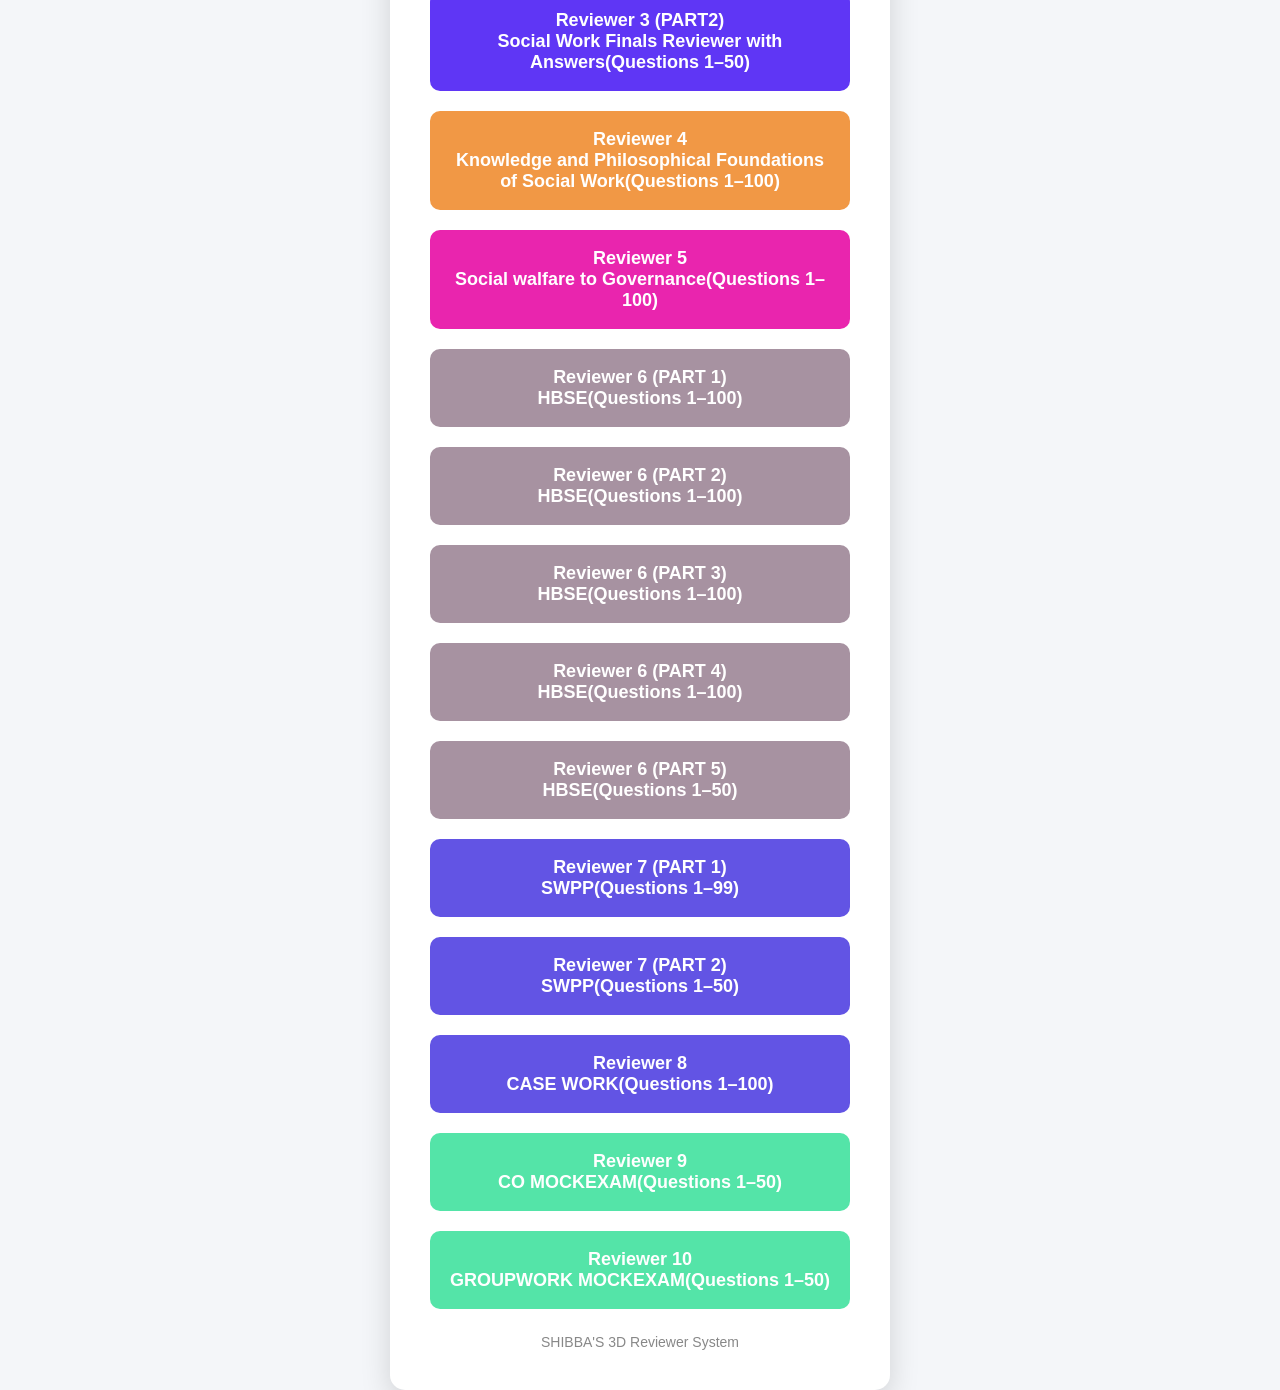
<file: index.html>
<!DOCTYPE html>
<html lang="en">

<head>

    <meta charset="UTF-8">

    <meta name="viewport"
          content="width=device-width, initial-scale=1.0">

    <title>Social Work Reviewer</title>

    <style>

        *{
            margin:0;
            padding:0;
            box-sizing:border-box;
            font-family:Arial, Helvetica, sans-serif;
        }

        body{

            background:#f4f6f9;

            display:flex;

            justify-content:center;

            align-items:center;

            height:100vh;

        }

        .container{

            background:white;

            width:500px;

            padding:40px;

            border-radius:15px;

            box-shadow:0 10px 30px rgba(0,0,0,.15);

            text-align:center;

        }

        h1{

            color:#2c3e50;

            margin-bottom:15px;

        }

        p{

            color:#666;

            margin-bottom:35px;

        }

        .btn{

            display:block;

            width:100%;

            padding:18px;

            margin-bottom:20px;

            border:none;

            border-radius:10px;

            font-size:18px;

            font-weight:bold;

            cursor:pointer;

            transition:.3s;

            text-decoration:none;

            color:white;

        }

        .btn1{

            background:#3498db;

        }

        .btn1:hover{

            background:#2980b9;

        }

        .btn2{

            background:#27ae60;

        }

        .btn2:hover{

            background:#1e8449;

        }

        .btn3{

            background:#5f36f5;

        }

        .btn3:hover{

            background:#6a7dd3;

        }
        .btn4{

            background:#5f36f5;

        }

        .btn4:hover{

            background:#6a7dd3;

        }
        .btn5{

            background:#f19845;

        }

        .btn5:hover{

            background:#996031;

        }
        .btn6{

            background:#e925ae;

        }

        .btn6:hover{

            background:#d65eb8;

        }
        .btn7{

            background:#a792a1;

        }

        .btn7:hover{

            background:#db9ccb;

        }
        .btn8{

            background:#a792a1;

        }

        .btn8:hover{

            background:#db9ccb;

        }
        .btn9{

            background:rgb(98, 84, 228);

        }

        .btn9:hover{

            background:#6d67a7;

        }

        .btn10{

            background:rgb(98, 84, 228);

        }

        .btn10:hover{

            background:#6d67a7;

        }
        .btn11{

            background:rgb(84, 228, 168);

        }

        .btn11:hover{

            background:#314e4e;

        }
        footer{

            margin-top:25px;

            color:#888;
            
            font-size:14px;

        }

    </style>

</head>

<body>

    <div class="container">

        <h1>📚 Social Work Reviewer</h1>

        <p>Select the reviewer you want to study.</p>

        <a href="../NANA-Bites/reviewer1/Reviewer1.html" class="btn btn1">
            Reviewer 1
            <br>
            General Social Work Flashcards
        </a>

        <a href="../NANA-Bites/reviewer2/Reviewer2.html" class="btn btn2">
            Reviewer 2
            <br>
            Introduction to Social Work (Questions 1–50)
        </a>
        <a href="../NANA-Bites/reviewer3/Reviewer3.html" class="btn btn3">
            Reviewer 3 (PART1)
            <br>
            Social Work Finals Reviewer with Answers(Questions 1–50)
        </a>
        <a href="../NANA-Bites/reviewer4/Reviewer4.html" class="btn btn4">
            Reviewer 3 (PART2)
            <br>
            Social Work Finals Reviewer with Answers(Questions 1–50)
        </a>
        <a href="../NANA-Bites/reviewer5/Reviewer5.html" class="btn btn5">
            Reviewer 4
            <br>
            Knowledge and Philosophical Foundations of Social Work(Questions 1–100)
        </a>
        <a href="../NANA-Bites/reviewer6/Reviewer6.html" class="btn btn6">
            Reviewer 5
            <br>
            Social walfare to Governance(Questions 1–100)
        </a>
        <a href="../NANA-Bites/reviewer7/Reviewer7.html" class="btn btn7">
            Reviewer 6 (PART 1)
            <br>
            HBSE(Questions 1–100)
        </a>
        <a href="../NANA-Bites/reviewer8/Reviewer8.html" class="btn btn8">
            Reviewer 6 (PART 2)
            <br>
            HBSE(Questions 1–100)
        </a>
        <a href="../NANA-Bites/reviewer8_1/Reviewer8_1.html" class="btn btn8">
            Reviewer 6 (PART 3)
            <br>
            HBSE(Questions 1–100)
        </a>
        <a href="../NANA-Bites/reviewer8_2/Reviewer8_2.html" class="btn btn8">
            Reviewer 6 (PART 4)
            <br>
            HBSE(Questions 1–100)
        </a>
        <a href="../NANA-Bites/reviewer8_3/Reviewer8_3.html" class="btn btn8">
            Reviewer 6 (PART 5)
            <br>
            HBSE(Questions 1–50)
        </a>
        <a href="../NANA-Bites/reviewer9/Reviewer9.html" class="btn btn9">
            Reviewer 7 (PART 1)
            <br>
            SWPP(Questions 1–99)
        </a>
        <a href="../NANA-Bites/reviewer10/Reviewer10.html" class="btn btn9">
            Reviewer 7 (PART 2)
            <br>
            SWPP(Questions 1–50)
        </a>
        <a href="../NANA-Bites/reviewer11/Reviewer11.html" class="btn btn10">
            Reviewer 8
            <br>
            CASE WORK(Questions 1–100)
        </a>
        <a href="../NANA-Bites/reviewer12/Reviewer12.html" class="btn btn11">
            Reviewer 9
            <br>
            CO MOCKEXAM(Questions 1–50)
        </a>
        <a href="../NANA-Bites/reviewer12/Reviewer12.html" class="btn btn11">
            Reviewer 10
            <br>
            GROUPWORK MOCKEXAM(Questions 1–50)
        </a>
        <footer>

            SHIBBA'S 3D Reviewer System

        </footer>

    </div>

</body>

</html>
</file>
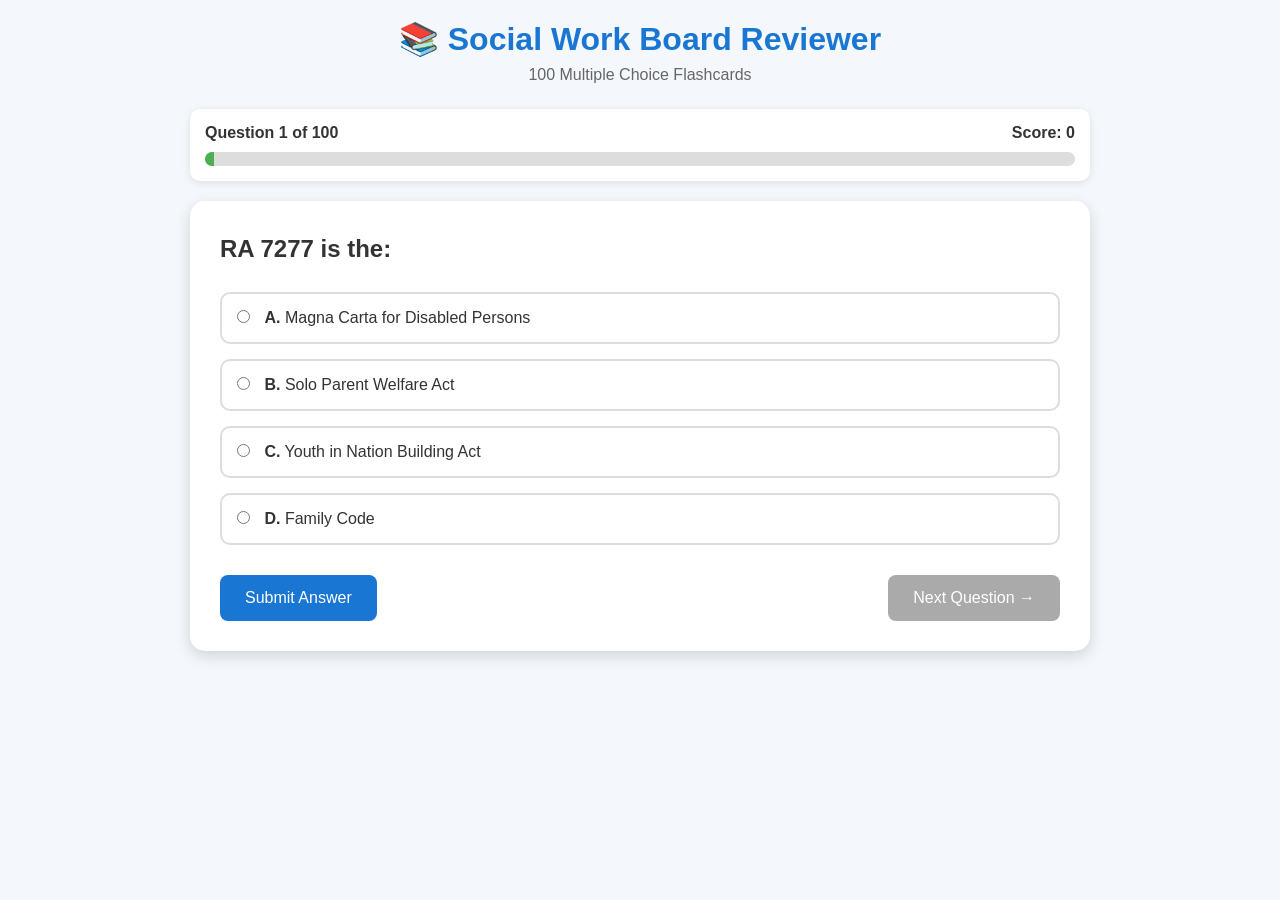
<file: reviewer1/Reviewer1.html>
<!DOCTYPE html>
<html lang="en">
<head>
    <meta charset="UTF-8">
    <meta name="viewport" content="width=device-width, initial-scale=1.0">
    <title>Social Work Board Reviewer</title>

    <link rel="stylesheet" href="style.css">
</head>
<body>

    <div class="container">

        <!-- Header -->
        <header>

            <h1>📚 Social Work Board Reviewer</h1>

            <p>100 Multiple Choice Flashcards</p>

        </header>

        <!-- Progress -->
        <div class="progress-container">

            <div class="progress-info">

                <span id="questionNumber">
                    Question 1 of 100
                </span>

                <span id="scoreDisplay">
                    Score: 0
                </span>

            </div>

            <div class="progress-bar">

                <div id="progressFill"></div>

            </div>

        </div>

        <!-- Quiz Card -->
        <div class="card">

            <h2 id="question">
                Loading Question...
            </h2>

            <div id="choices" class="choices">

                <!-- Choices generated by JavaScript -->

            </div>

            <div class="buttons">

                <button id="submitBtn">
                    Submit Answer
                </button>

                <button id="nextBtn" disabled>
                    Next Question →
                </button>

            </div>

        </div>

        <!-- Result Section -->
        <div id="resultScreen" class="hidden">

            <h1>🎉 Quiz Finished!</h1>

            <div class="score-card">

                <h2>Your Score</h2>

                <h1 id="finalScore">
                    0 / 100
                </h1>

                <h2 id="percentage">
                    0%
                </h2>

                <h3 id="remarks">
                    Excellent!
                </h3>

            </div>

            <button id="reviewBtn">
                Review Answers
            </button>

            <button onclick="location.reload()">
                Restart Quiz
            </button>

        </div>

        <!-- Review Section -->
        <div id="reviewScreen" class="hidden">

            <h1>📖 Review Answers</h1>

            <div id="reviewContainer">

                <!-- Generated by JavaScript -->

            </div>

            <br>

            <button onclick="location.reload()">
                Take Quiz Again
            </button>

        </div>

    </div>

    <script src="flashcards.js"></script>
    <script src="script.js"></script>

</body>
</html>
</file>
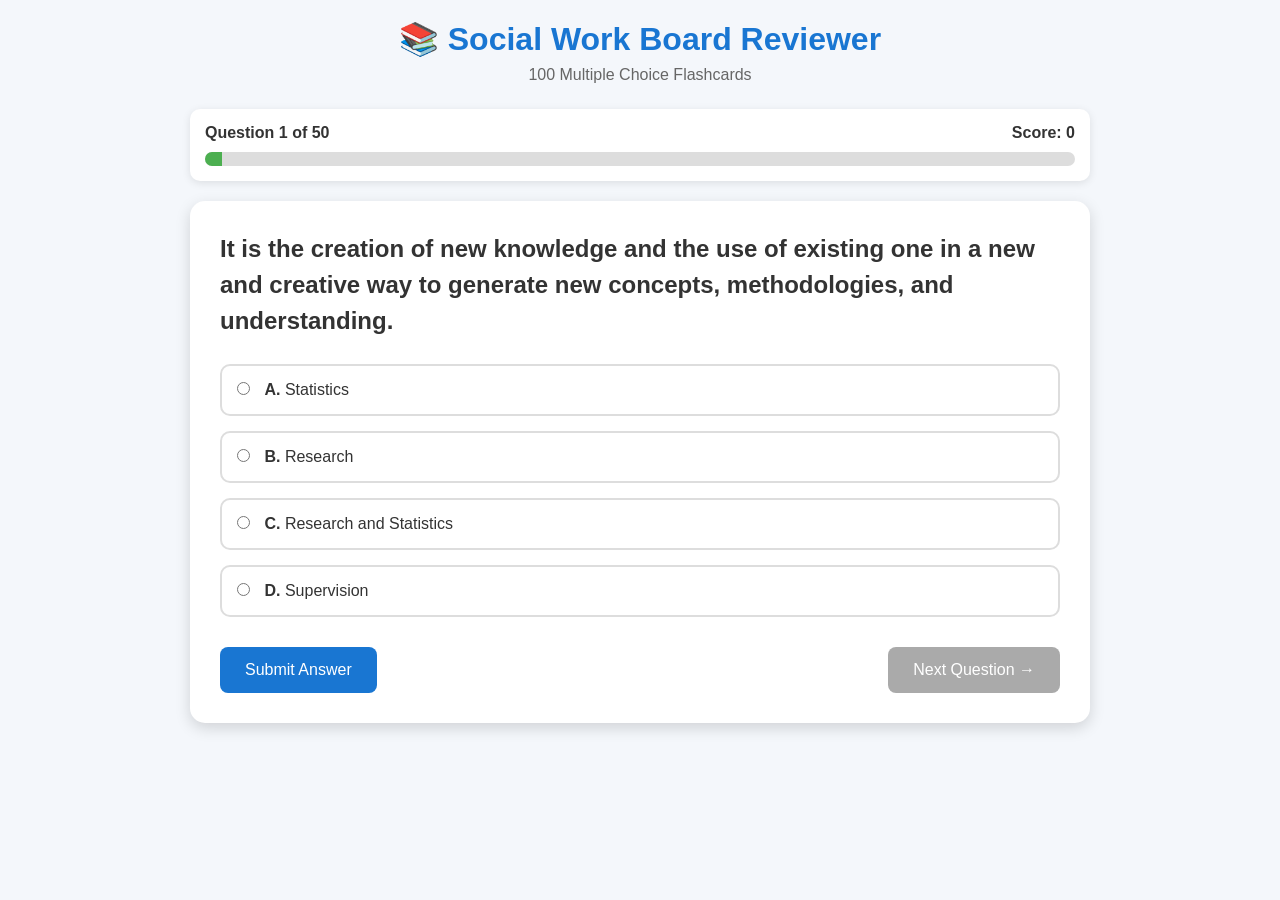
<file: reviewer10/Reviewer10.html>
<!DOCTYPE html>
<html lang="en">
<head>
    <meta charset="UTF-8">
    <meta name="viewport" content="width=device-width, initial-scale=1.0">

    <title>Social Work Board Reviewer</title>

    <link rel="stylesheet" href="style.css">
</head>

<body>

    <div class="container">

        <!-- Header -->
        <header>
            <h1>📚 Social Work Board Reviewer</h1>
            <p>100 Multiple Choice Flashcards</p>
        </header>


        <!-- Progress -->
        <div class="progress-container">

            <div class="progress-info">

                <span id="questionNumber">
                    Question 1 of 50
                </span>

                <span id="scoreDisplay">
                    Score: 0
                </span>

            </div>

            <div class="progress-bar">
                <div id="progressFill"></div>
            </div>

        </div>


        <!-- ============================= -->
        <!-- CASE STUDY / CASE STORY -->
        <!-- ============================= -->

        
        <div id="caseStudy" class="case-study hidden">

            <div class="case-header">
                📖 Case Study
            </div>

            <div id="caseTitle" class="case-title"></div>

            <div id="caseStory" class="case-story"></div>

        </div>


        <!-- ============================= -->
        <!-- QUIZ CARD -->
        <!-- ============================= -->

        <div id="quizCard" class="card">

            <h2 id="question">
                Loading Question...
            </h2>

            <div id="choices" class="choices">
                <!-- Choices generated by JavaScript -->
            </div>


            <div class="buttons">

                <button id="submitBtn">
                    Submit Answer
                </button>

                <button id="nextBtn" disabled>
                    Next Question →
                </button>

            </div>

        </div>


        <!-- ============================= -->
        <!-- RESULT SECTION -->
        <!-- ============================= -->

        <div id="resultScreen" class="hidden">

            <h1>🎉 Quiz Finished!</h1>

            <div class="score-card">

                <h2>Your Score</h2>

                <h1 id="finalScore">
                    0 / 50
                </h1>

                <h2 id="percentage">
                    0%
                </h2>

                <h3 id="remarks">
                    Excellent!
                </h3>

            </div>


            <button id="reviewBtn">
                Review Answers
            </button>

            <button onclick="location.reload()">
                Restart Quiz
            </button>

        </div>


        <!-- ============================= -->
        <!-- REVIEW SECTION -->
        <!-- ============================= -->

        <div id="reviewScreen" class="hidden">

            <h1>📖 Review Answers</h1>

            <div id="reviewContainer">
                <!-- Generated by JavaScript -->
            </div>

            <br>

            <button onclick="location.reload()">
                Take Quiz Again
            </button>

        </div>

    </div>


    <!-- JavaScript -->
    <script src="flashcards.js"></script>
    <script src="script.js"></script>

</body>
</html>
</file>
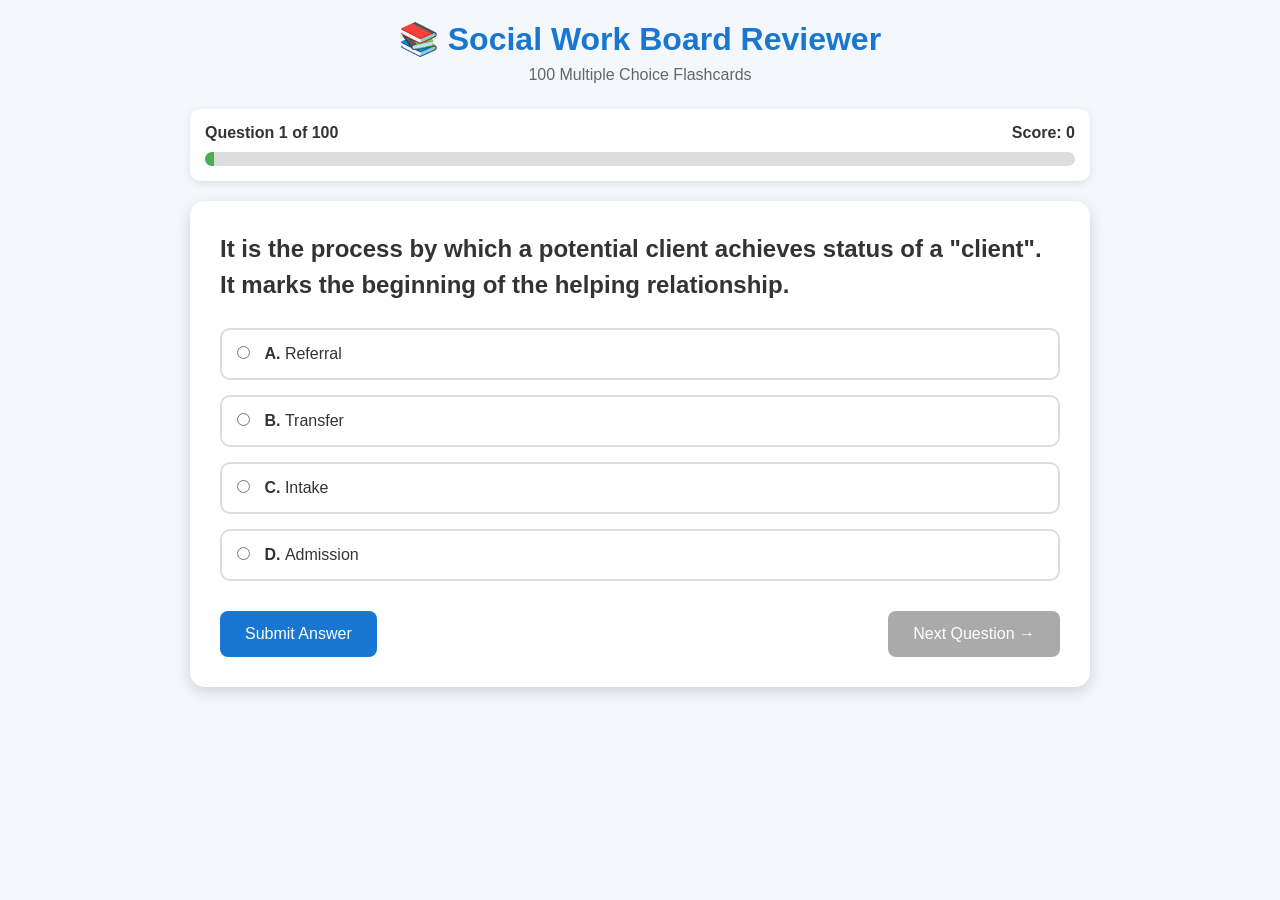
<file: reviewer11/Reviewer11.html>
<!DOCTYPE html>
<html lang="en">
<head>
    <meta charset="UTF-8">
    <meta name="viewport" content="width=device-width, initial-scale=1.0">

    <title>Social Work Board Reviewer</title>

    <link rel="stylesheet" href="style.css">
</head>

<body>

    <div class="container">

        <!-- Header -->
        <header>
            <h1>📚 Social Work Board Reviewer</h1>
            <p>100 Multiple Choice Flashcards</p>
        </header>


        <!-- Progress -->
        <div class="progress-container">

            <div class="progress-info">

                <span id="questionNumber">
                    Question 1 of 100
                </span>

                <span id="scoreDisplay">
                    Score: 0
                </span>

            </div>

            <div class="progress-bar">
                <div id="progressFill"></div>
            </div>

        </div>


        <!-- ============================= -->
        <!-- CASE STUDY / CASE STORY -->
        <!-- ============================= -->

        
        <div id="caseStudy" class="case-study hidden">

            <div class="case-header">
                📖 Case Study
            </div>

            <div id="caseTitle" class="case-title"></div>

            <div id="caseStory" class="case-story"></div>

        </div>


        <!-- ============================= -->
        <!-- QUIZ CARD -->
        <!-- ============================= -->

        <div id="quizCard" class="card">

            <h2 id="question">
                Loading Question...
            </h2>

            <div id="choices" class="choices">
                <!-- Choices generated by JavaScript -->
            </div>


            <div class="buttons">

                <button id="submitBtn">
                    Submit Answer
                </button>

                <button id="nextBtn" disabled>
                    Next Question →
                </button>

            </div>

        </div>


        <!-- ============================= -->
        <!-- RESULT SECTION -->
        <!-- ============================= -->

        <div id="resultScreen" class="hidden">

            <h1>🎉 Quiz Finished!</h1>

            <div class="score-card">

                <h2>Your Score</h2>

                <h1 id="finalScore">
                    0 / 100
                </h1>

                <h2 id="percentage">
                    0%
                </h2>

                <h3 id="remarks">
                    Excellent!
                </h3>

            </div>


            <button id="reviewBtn">
                Review Answers
            </button>

            <button onclick="location.reload()">
                Restart Quiz
            </button>

        </div>


        <!-- ============================= -->
        <!-- REVIEW SECTION -->
        <!-- ============================= -->

        <div id="reviewScreen" class="hidden">

            <h1>📖 Review Answers</h1>

            <div id="reviewContainer">
                <!-- Generated by JavaScript -->
            </div>

            <br>

            <button onclick="location.reload()">
                Take Quiz Again
            </button>

        </div>

    </div>


    <!-- JavaScript -->
    <script src="flashcards.js"></script>
    <script src="script.js"></script>

</body>
</html>
</file>
<file: reviewer1/style.css>
*{
    margin:0;
    padding:0;
    box-sizing:border-box;
    font-family:Arial, Helvetica, sans-serif;
}

body{

    background:#f4f7fb;

    color:#333;

    padding:20px;

}

.container{

    max-width:900px;

    margin:auto;

}

/* ==========================
   HEADER
========================== */

header{

    text-align:center;

    margin-bottom:25px;

}

header h1{

    color:#1976d2;

    margin-bottom:8px;

}

header p{

    color:#666;

}

/* ==========================
   PROGRESS
========================== */

.progress-container{

    background:white;

    border-radius:10px;

    padding:15px;

    margin-bottom:20px;

    box-shadow:0 2px 8px rgba(0,0,0,.1);

}

.progress-info{

    display:flex;

    justify-content:space-between;

    margin-bottom:10px;

    font-weight:bold;

}

.progress-bar{

    width:100%;

    height:14px;

    background:#ddd;

    border-radius:20px;

    overflow:hidden;

}

#progressFill{

    width:0%;

    height:100%;

    background:#4CAF50;

    transition:.3s;

}

/* ==========================
   CARD
========================== */

.card{

    background:white;

    border-radius:15px;

    padding:30px;

    box-shadow:0 5px 15px rgba(0,0,0,.15);

}

.card h2{

    margin-bottom:25px;

    line-height:1.5;

}

/* ==========================
   CHOICES
========================== */

.choices{

    display:flex;

    flex-direction:column;

    gap:15px;

}

.choice{

    border:2px solid #ddd;

    border-radius:10px;

    padding:15px;

    cursor:pointer;

    transition:.3s;

}

.choice:hover{

    background:#1976d2;

    color:white;

    border-color:#1976d2;

}

.choice input{

    margin-right:10px;

}

/* Selected Choice */

.choice.selected{

    background:#1976d2;

    color:white;

    border-color:#1976d2;

}

/* ==========================
   BUTTONS
========================== */

.buttons{

    display:flex;

    justify-content:space-between;

    margin-top:30px;

    flex-wrap:wrap;

    gap:10px;

}

button{

    padding:14px 25px;

    border:none;

    border-radius:8px;

    cursor:pointer;

    background:#1976d2;

    color:white;

    font-size:16px;

    transition:.3s;

}

button:hover{

    background:#0d47a1;

}

button:disabled{

    background:#aaa;

    cursor:not-allowed;

}

/* ==========================
   RESULT SCREEN
========================== */

.score-card{

    background:white;

    padding:30px;

    border-radius:15px;

    text-align:center;

    margin:25px 0;

    box-shadow:0 5px 15px rgba(0,0,0,.15);

}

.score-card h1{

    font-size:60px;

    color:#1976d2;

    margin:20px 0;

}

.score-card h2{

    margin-bottom:10px;

}

.score-card h3{

    margin-top:15px;

    color:#4CAF50;

}

/* ==========================
   REVIEW
========================== */

.review-item{

    background:white;

    padding:20px;

    border-radius:12px;

    margin-bottom:20px;

    box-shadow:0 2px 8px rgba(0,0,0,.1);

}

.review-item h3{

    color:#1976d2;

    margin-bottom:10px;

}

.correct{

    color:green;

    font-weight:bold;

}

.wrong{

    color:red;

    font-weight:bold;

}

.explanation{

    margin-top:12px;

    background:#eef6ff;

    border-left:5px solid #1976d2;

    padding:12px;

    border-radius:5px;

}

/* ==========================
   UTILITIES
========================== */

.hidden{

    display:none;

}

/* ==========================
   MOBILE
========================== */

@media(max-width:600px){

    body{

        padding:12px;

    }

    .card{

        padding:20px;

    }

    .buttons{

        flex-direction:column;

    }

    button{

        width:100%;

    }

    .progress-info{

        flex-direction:column;

        gap:8px;

    }

    .score-card h1{

        font-size:45px;

    }

}
</file>
<file: reviewer10/style.css>
*{
    margin:0;
    padding:0;
    box-sizing:border-box;
    font-family:Arial, Helvetica, sans-serif;
}

body{

    background:#f4f7fb;

    color:#333;

    padding:20px;

}

.container{

    max-width:900px;

    margin:auto;

}

/* ==========================
   HEADER
========================== */

header{

    text-align:center;

    margin-bottom:25px;

}

header h1{

    color:#1976d2;

    margin-bottom:8px;

}

header p{

    color:#666;

}

/* ==========================
   PROGRESS
========================== */

.progress-container{

    background:white;

    border-radius:10px;

    padding:15px;

    margin-bottom:20px;

    box-shadow:0 2px 8px rgba(0,0,0,.1);

}

.progress-info{

    display:flex;

    justify-content:space-between;

    margin-bottom:10px;

    font-weight:bold;

}

.progress-bar{

    width:100%;

    height:14px;

    background:#ddd;

    border-radius:20px;

    overflow:hidden;

}

#progressFill{

    width:0%;

    height:100%;

    background:#4CAF50;

    transition:.3s;

}

/* ==========================
   CARD
========================== */

.card{

    background:white;

    border-radius:15px;

    padding:30px;

    box-shadow:0 5px 15px rgba(0,0,0,.15);

}

.card h2{

    margin-bottom:25px;

    line-height:1.5;

}

/* ==========================
   CHOICES
========================== */

.choices{

    display:flex;

    flex-direction:column;

    gap:15px;

}

.choice{

    border:2px solid #ddd;

    border-radius:10px;

    padding:15px;

    cursor:pointer;

    transition:.3s;

}

.choice:hover{

    background:#1976d2;

    color:white;

    border-color:#1976d2;

}

.choice input{

    margin-right:10px;

}

/* Selected Choice */

.choice.selected{

    background:#1976d2;

    color:white;

    border-color:#1976d2;

}

/* ==========================
   BUTTONS
========================== */

.buttons{

    display:flex;

    justify-content:space-between;

    margin-top:30px;

    flex-wrap:wrap;

    gap:10px;

}

button{

    padding:14px 25px;

    border:none;

    border-radius:8px;

    cursor:pointer;

    background:#1976d2;

    color:white;

    font-size:16px;

    transition:.3s;

}

button:hover{

    background:#0d47a1;

}

button:disabled{

    background:#aaa;

    cursor:not-allowed;

}

/* ==========================
   RESULT SCREEN
========================== */

.score-card{

    background:white;

    padding:30px;

    border-radius:15px;

    text-align:center;

    margin:25px 0;

    box-shadow:0 5px 15px rgba(0,0,0,.15);

}

.score-card h1{

    font-size:60px;

    color:#1976d2;

    margin:20px 0;

}

.score-card h2{

    margin-bottom:10px;

}

.score-card h3{

    margin-top:15px;

    color:#4CAF50;

}

/* ==========================
   REVIEW
========================== */

.review-item{

    background:white;

    padding:20px;

    border-radius:12px;

    margin-bottom:20px;

    box-shadow:0 2px 8px rgba(0,0,0,.1);

}

.review-item h3{

    color:#1976d2;

    margin-bottom:10px;

}

.correct{

    color:green;

    font-weight:bold;

}

.wrong{

    color:red;

    font-weight:bold;

}

.explanation{

    margin-top:12px;

    background:#eef6ff;

    border-left:5px solid #1976d2;

    padding:12px;

    border-radius:5px;

}

/* ==========================
   UTILITIES
========================== */

.hidden{

    display:none;

}

/* ==========================
   MOBILE
========================== */

@media(max-width:600px){

    body{

        padding:12px;

    }

    .card{

        padding:20px;

    }

    .buttons{

        flex-direction:column;

    }

    button{

        width:100%;

    }

    .progress-info{

        flex-direction:column;

        gap:8px;

    }

    .score-card h1{

        font-size:45px;

    }

    .case-study {
    margin: 20px 0;
    padding: 0;
    background: #fffdf5;
    border: 2px solid #e5c96b;
    border-radius: 12px;
    overflow: hidden;
    }

    .case-header {
        padding: 12px 18px;
        background: #f4d35e;
        font-weight: bold;
        font-size: 18px;
    }

    .case-title {
        padding: 15px 20px 5px;
        font-size: 20px;
        font-weight: bold;
    }

    .case-story {
        padding: 10px 20px 20px;
        line-height: 1.7;
        font-size: 16px;
        white-space: pre-line;
    }

    .hidden {
        display: none !important;
    }


.case-table {
    width: 100%;
    border-collapse: collapse;
    margin-top: 10px;
}

.case-table th,
.case-table td {
    border: 1px solid #ccc;
    padding: 8px 12px;
    text-align: center;
}

.case-table th {
    font-weight: bold;
}

.case-table tr:nth-child(even) {
    background: #f5f5f5;
}
</file>
<file: reviewer11/style.css>
*{
    margin:0;
    padding:0;
    box-sizing:border-box;
    font-family:Arial, Helvetica, sans-serif;
}

body{

    background:#f4f7fb;

    color:#333;

    padding:20px;

}

.container{

    max-width:900px;

    margin:auto;

}

/* ==========================
   HEADER
========================== */

header{

    text-align:center;

    margin-bottom:25px;

}

header h1{

    color:#1976d2;

    margin-bottom:8px;

}

header p{

    color:#666;

}

/* ==========================
   PROGRESS
========================== */

.progress-container{

    background:white;

    border-radius:10px;

    padding:15px;

    margin-bottom:20px;

    box-shadow:0 2px 8px rgba(0,0,0,.1);

}

.progress-info{

    display:flex;

    justify-content:space-between;

    margin-bottom:10px;

    font-weight:bold;

}

.progress-bar{

    width:100%;

    height:14px;

    background:#ddd;

    border-radius:20px;

    overflow:hidden;

}

#progressFill{

    width:0%;

    height:100%;

    background:#4CAF50;

    transition:.3s;

}

/* ==========================
   CARD
========================== */

.card{

    background:white;

    border-radius:15px;

    padding:30px;

    box-shadow:0 5px 15px rgba(0,0,0,.15);

}

.card h2{

    margin-bottom:25px;

    line-height:1.5;

}

/* ==========================
   CHOICES
========================== */

.choices{

    display:flex;

    flex-direction:column;

    gap:15px;

}

.choice{

    border:2px solid #ddd;

    border-radius:10px;

    padding:15px;

    cursor:pointer;

    transition:.3s;

}

.choice:hover{

    background:#1976d2;

    color:white;

    border-color:#1976d2;

}

.choice input{

    margin-right:10px;

}

/* Selected Choice */

.choice.selected{

    background:#1976d2;

    color:white;

    border-color:#1976d2;

}

/* ==========================
   BUTTONS
========================== */

.buttons{

    display:flex;

    justify-content:space-between;

    margin-top:30px;

    flex-wrap:wrap;

    gap:10px;

}

button{

    padding:14px 25px;

    border:none;

    border-radius:8px;

    cursor:pointer;

    background:#1976d2;

    color:white;

    font-size:16px;

    transition:.3s;

}

button:hover{

    background:#0d47a1;

}

button:disabled{

    background:#aaa;

    cursor:not-allowed;

}

/* ==========================
   RESULT SCREEN
========================== */

.score-card{

    background:white;

    padding:30px;

    border-radius:15px;

    text-align:center;

    margin:25px 0;

    box-shadow:0 5px 15px rgba(0,0,0,.15);

}

.score-card h1{

    font-size:60px;

    color:#1976d2;

    margin:20px 0;

}

.score-card h2{

    margin-bottom:10px;

}

.score-card h3{

    margin-top:15px;

    color:#4CAF50;

}

/* ==========================
   REVIEW
========================== */

.review-item{

    background:white;

    padding:20px;

    border-radius:12px;

    margin-bottom:20px;

    box-shadow:0 2px 8px rgba(0,0,0,.1);

}

.review-item h3{

    color:#1976d2;

    margin-bottom:10px;

}

.correct{

    color:green;

    font-weight:bold;

}

.wrong{

    color:red;

    font-weight:bold;

}

.explanation{

    margin-top:12px;

    background:#eef6ff;

    border-left:5px solid #1976d2;

    padding:12px;

    border-radius:5px;

}

/* ==========================
   UTILITIES
========================== */

.hidden{

    display:none;

}

/* ==========================
   MOBILE
========================== */

@media(max-width:600px){

    body{

        padding:12px;

    }

    .card{

        padding:20px;

    }

    .buttons{

        flex-direction:column;

    }

    button{

        width:100%;

    }

    .progress-info{

        flex-direction:column;

        gap:8px;

    }

    .score-card h1{

        font-size:45px;

    }

    .case-study {
    margin: 20px 0;
    padding: 0;
    background: #fffdf5;
    border: 2px solid #e5c96b;
    border-radius: 12px;
    overflow: hidden;
    }

    .case-header {
        padding: 12px 18px;
        background: #f4d35e;
        font-weight: bold;
        font-size: 18px;
    }

    .case-title {
        padding: 15px 20px 5px;
        font-size: 20px;
        font-weight: bold;
    }

    .case-story {
        padding: 10px 20px 20px;
        line-height: 1.7;
        font-size: 16px;
        white-space: pre-line;
    }

    .hidden {
        display: none !important;
    }

}
</file>
